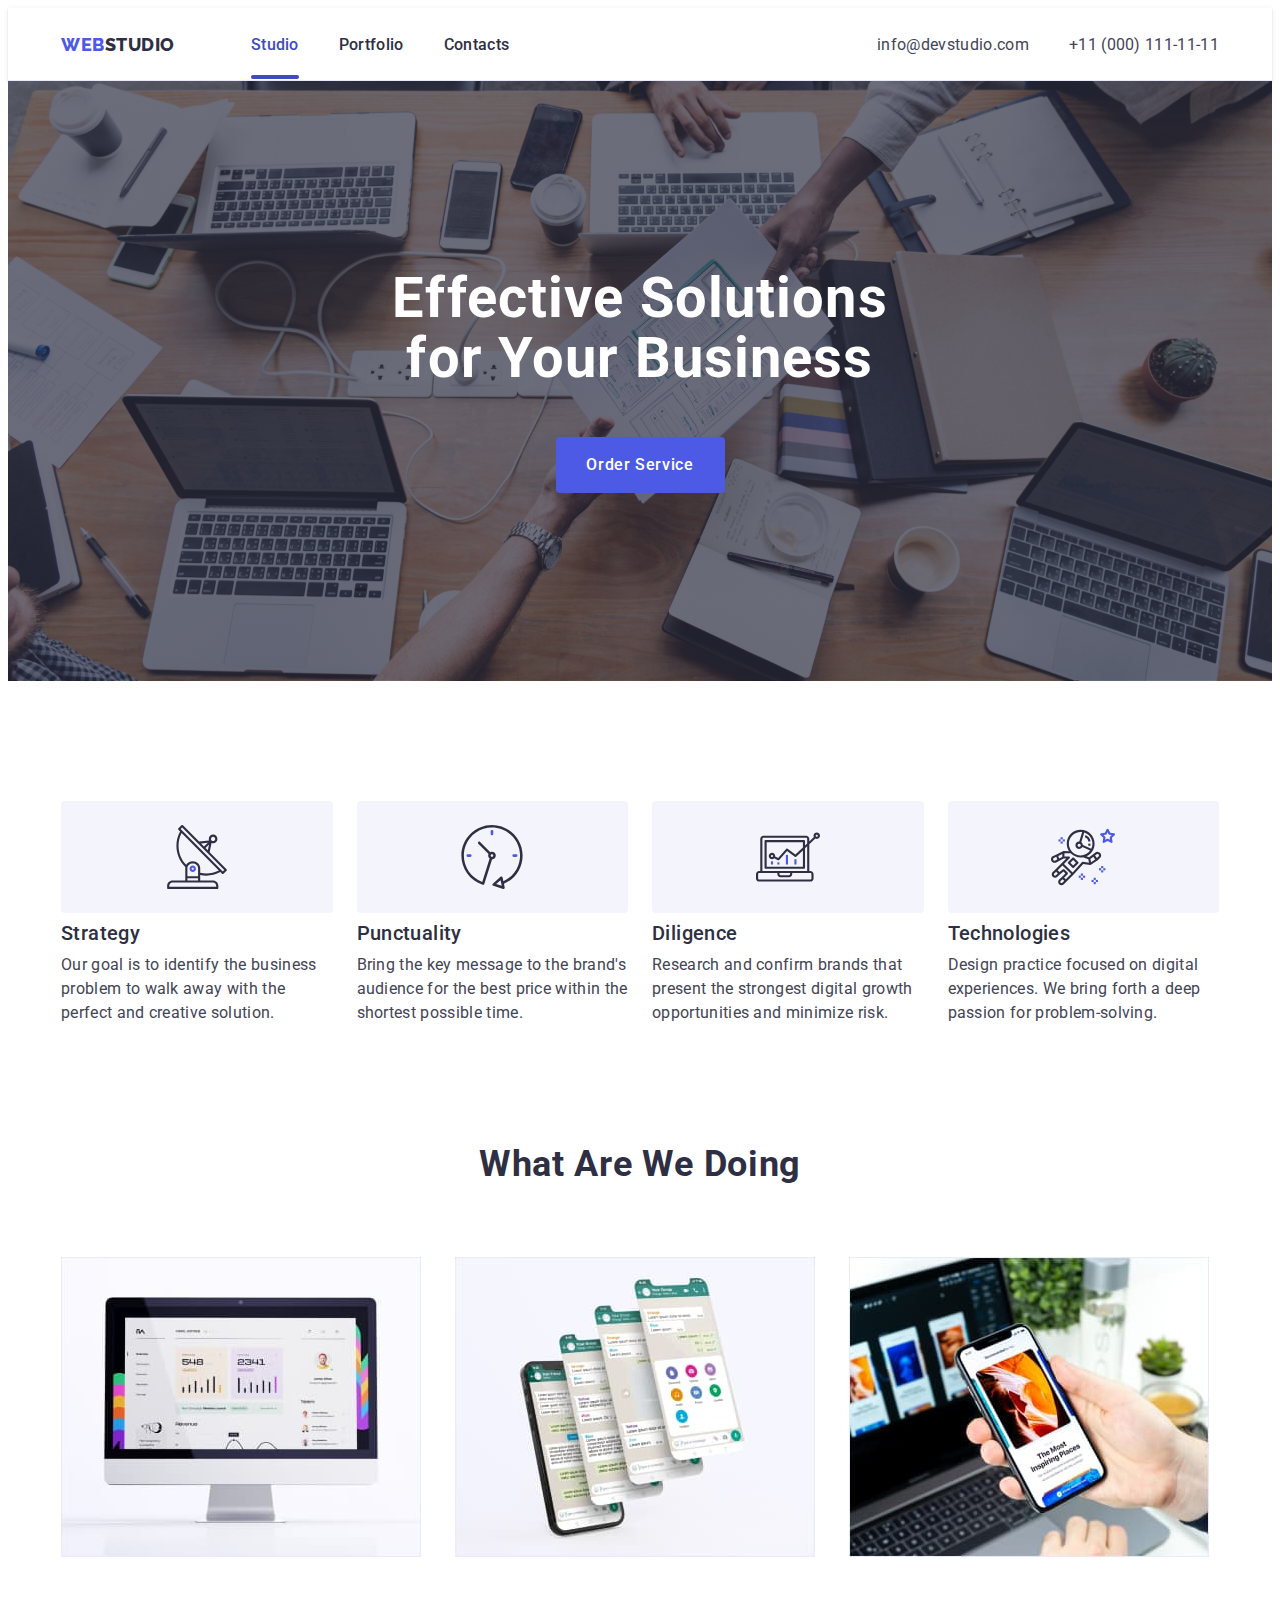
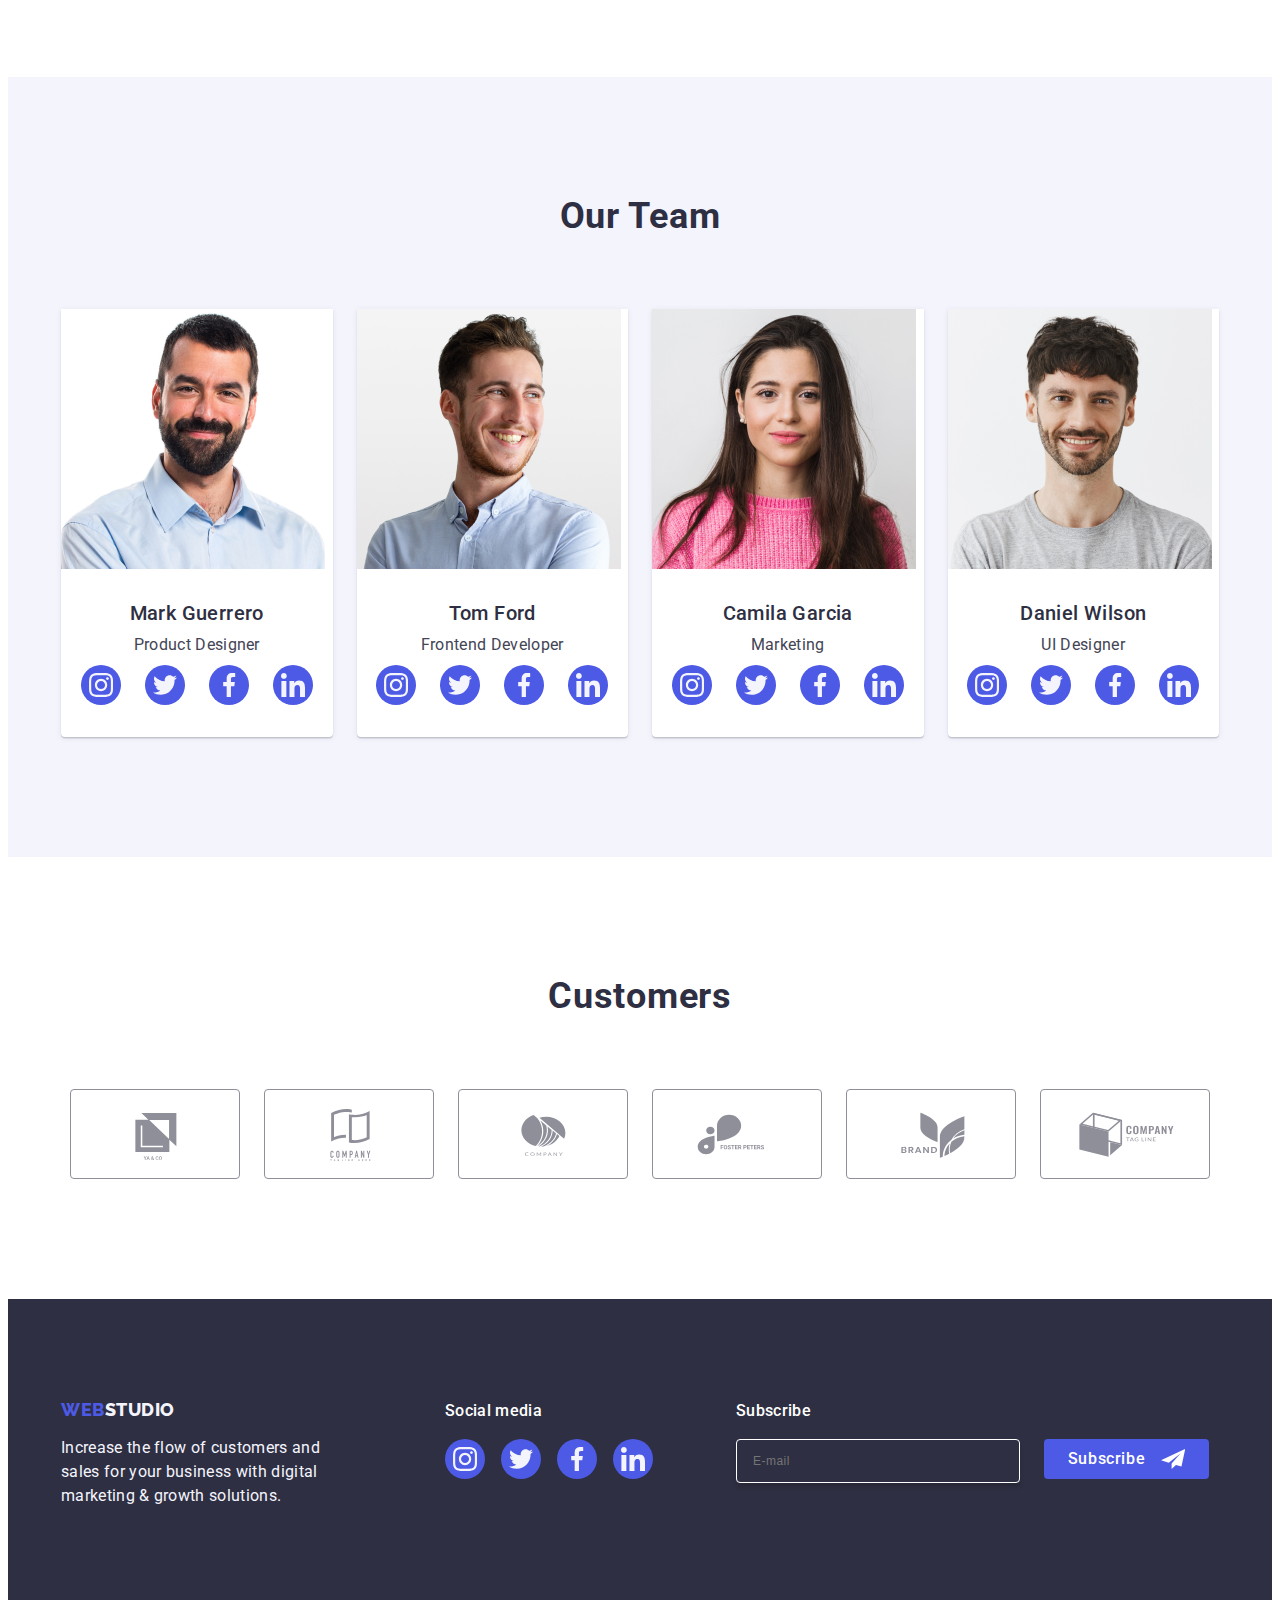
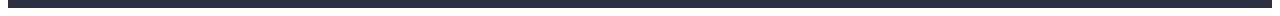
<file: index.html>
<!DOCTYPE html>
<html lang="en">
  <head>
    <!-- External CSS libraries -->
    <link
      rel="stylesheet"
      href="https://cdnjs.cloudflare.com/ajax/libs/modern-normalize/2.0.0/modern-normalize.min.css"
      integrity="sha512-4xo8blKMVCiXpTaLzQSLSw3KFOVPWhm/TRtuPVc4WG6kUgjH6J03IBuG7JZPkcWMxJ5huwaBpOpnwYElP/m6wg=="
      crossorigin="anonymous"
      referrerpolicy="no-referrer"
    />

    <!-- Custom CSS -->
    <link rel="stylesheet" href="./css/styles.css" />

    <!-- Meta information -->
    <meta charset="UTF-8" />
    <meta name="viewport" content="width=device-width, initial-scale=1.0" />
    <title>Main Page</title>

    <!-- Fonts -->
    <link rel="preconnect" href="https://fonts.googleapis.com" />
    <link rel="preconnect" href="https://fonts.gstatic.com" crossorigin />
    <link
      href="https://fonts.googleapis.com/css2?family=Raleway:wght@800&family=Roboto:wght@400;500;700;900&display=swap"
      rel="stylesheet"
    />
  </head>
  <body>
    <!-- Header Section -->
    <header class="header">
      <div class="header-flex container">
        <nav class="nav-link">
          <!-- Logo Section -->
          <a class="link logo" href="./index.html">
            Web<span class="studio-color">Studio</span>
          </a>
          <!-- Navigation Section -->
          <ul class="list nav-list">
            <li class="list-link">
              <a href="./index.html" class="link pages-list-item-link active"
                >Studio</a
              >
            </li>
            <li class="list-link">
              <a href="./portfolio.html" class="link pages-list-item-link"
                >Portfolio</a
              >
            </li>
            <li class="list-link">
              <a href="" class="link pages-list-item-link">Contacts</a>
            </li>
          </ul>
        </nav>
        <!-- Contact Section -->
        <address class="contact-list">
          <ul class="list address-items">
            <li>
              <a href="mailto:info@devstudio.com" class="link address-link"
                >info@devstudio.com</a
              >
            </li>
            <li>
              <a href="tel:+110001111111" class="link address-link"
                >+11 (000) 111-11-11</a
              >
            </li>
          </ul>
        </address>
      </div>
    </header>
    <main>
      <!-- Section 1 -->
      <section class="section-one">
        <div class="container">
          <h1 class="section-title-one">
            Effective Solutions for Your Business
          </h1>
          <button class="section-button" data-modal-open="your-modal-id">
            Order Service
          </button>
        </div>
      </section>
      <!-- Section 2 -->
      <section class="section-two">
        <div class="container">
          <h2 class="visually-hidden">Our principles</h2>
          <ul class="list list-two">
            <li class="list-item">
              <!-- Principle icon -->
              <div class="icon-container">
                <svg width="64" height="64">
                  <use href="./images/icons.svg#icon-antenna-1"></use>
                </svg>
              </div>
              <!-- Principle title and description -->
              <h3 class="list-title">Strategy</h3>
              <p class="list-paragraph">
                Our goal is to identify the business problem to walk away with
                the perfect and creative solution.
              </p>
            </li>
            <li class="list-item">
              <!-- Principle icon -->
              <div class="icon-container">
                <svg width="64" height="64">
                  <use href="./images/icons.svg#icon-clock-1"></use>
                </svg>
              </div>
              <!-- Principle title and description -->
              <h3 class="list-title">Punctuality</h3>
              <p class="list-paragraph">
                Bring the key message to the brand's audience for the best price
                within the shortest possible time.
              </p>
            </li>
            <li class="list-item">
              <!-- Principle icon -->
              <div class="icon-container">
                <svg width="64" height="64">
                  <use href="./images/icons.svg#icon-diagram-1"></use>
                </svg>
              </div>
              <!-- Principle title and description -->
              <h3 class="list-title">Diligence</h3>
              <p class="list-paragraph">
                Research and confirm brands that present the strongest digital
                growth opportunities and minimize risk.
              </p>
            </li>
            <li class="list-item">
              <!-- Principle icon -->
              <div class="icon-container">
                <svg width="64" height="64">
                  <use href="./images/icons.svg#icon-astronaut-1"></use>
                </svg>
              </div>
              <!-- Principle title and description -->
              <h3 class="list-title">Technologies</h3>
              <p class="list-paragraph">
                Design practice focused on digital experiences. We bring forth a
                deep passion for problem-solving.
              </p>
            </li>
          </ul>
        </div>
      </section>
      <!-- Section 3 -->
      <section class="section-three">
        <div class="container">
          <h2 class="section-title-second">What Are We Doing</h2>
          <ul class="list section-three-list">
            <li class="imagine-list">
              <img src="./images/img_1.jpg" alt="img_1" width="360" />
            </li>
            <li class="imagine-list">
              <img src="./images/img_2.jpg" alt="img_2" width="360" />
            </li>
            <li class="imagine-list">
              <img src="./images/img_3.jpg" alt="img_3" width="360" />
            </li>
          </ul>
        </div>
      </section>
      <!-- Section 4 -->
      <section class="section-four">
        <div class="container">
          <h2 class="section-title-second">Our Team</h2>
          <ul class="list section-for-list">
            <li class="section-team-card">
              <!-- Team member image for Mark Guerrero -->
              <img
                src="./images/Mark_Guerrero.jpg"
                alt="Mark_Guerrero"
                width="264"
              />
              <div class="team-container">
                <!-- Team member details for Mark Guerrero -->
                <h3 class="section-title">Mark Guerrero</h3>
                <p class="card-paragraph">Product Designer</p>
                <ul class="list social-links-list">
                  <!-- Social media icons for Mark Guerrero -->
                  <li class="social-links-items">
                    <a class="link social-links" href="">
                      <svg
                        class="social-icons"
                        width="16"
                        height="16"
                        viewBox="0 0 16 16"
                      >
                        <use href="./images/icons.svg#icon-instagram-2"></use>
                      </svg>
                    </a>
                  </li>
                  <li class="social-links-items">
                    <a class="link social-links" href="">
                      <svg
                        class="social-icons"
                        width="16"
                        height="16"
                        viewBox="0 0 16 16"
                      >
                        <use href="./images/icons.svg#icon-twitter-1"></use>
                      </svg>
                    </a>
                  </li>
                  <li class="social-links-items">
                    <a class="link social-links" href="">
                      <svg
                        class="social-icons"
                        width="16"
                        height="16"
                        viewBox="0 0 16 16"
                      >
                        <use href="./images/icons.svg#icon-facebook-1"></use>
                      </svg>
                    </a>
                  </li>
                  <li class="social-links-items">
                    <a class="link social-links" href="">
                      <svg
                        class="social-icons"
                        width="16"
                        height="16"
                        viewBox="0 0 16 16"
                      >
                        <use href="./images/icons.svg#icon-linkedin-1"></use>
                      </svg>
                    </a>
                  </li>
                </ul>
              </div>
            </li>
            <li class="section-team-card">
              <!-- Team member image for Tom Ford -->
              <img src="./images/Tom_Ford.jpg" alt="Tom_Ford" width="264" />
              <div class="team-container">
                <!-- Team member details for Tom Ford -->
                <h3 class="section-title">Tom Ford</h3>
                <p class="card-paragraph">Frontend Developer</p>
                <ul class="list social-links-list">
                  <!-- Social media icons for Tom Ford -->
                  <li class="social-links-items">
                    <a class="link social-links" href="">
                      <svg
                        class="social-icons"
                        width="16"
                        height="16"
                        viewBox="0 0 16 16"
                      >
                        <use href="./images/icons.svg#icon-instagram-2"></use>
                      </svg>
                    </a>
                  </li>
                  <li class="social-links-items">
                    <a class="link social-links" href="">
                      <svg
                        class="social-icons"
                        width="16"
                        height="16"
                        viewBox="0 0 16 16"
                      >
                        <use href="./images/icons.svg#icon-twitter-1"></use>
                      </svg>
                    </a>
                  </li>
                  <li class="social-links-items">
                    <a class="link social-links" href="">
                      <svg
                        class="social-icons"
                        width="16"
                        height="16"
                        viewBox="0 0 16 16"
                      >
                        <use href="./images/icons.svg#icon-facebook-1"></use>
                      </svg>
                    </a>
                  </li>
                  <li class="social-links-items">
                    <a class="link social-links" href="">
                      <svg
                        class="social-icons"
                        width="16"
                        height="16"
                        viewBox="0 0 16 16"
                      >
                        <use href="./images/icons.svg#icon-linkedin-1"></use>
                      </svg>
                    </a>
                  </li>
                </ul>
              </div>
            </li>
            <li class="section-team-card">
              <!-- Team member image for Camila Garcia -->
              <img
                src="./images/Camila_Garcia.jpg"
                alt="Camila_Garcia"
                width="264"
              />
              <div class="team-container">
                <!-- Team member details for Camila Garcia -->
                <h3 class="section-title">Camila Garcia</h3>
                <p class="card-paragraph">Marketing</p>
                <ul class="list social-links-list">
                  <!-- Social media icons for Camila Garcia -->
                  <li class="social-links-items">
                    <a class="link social-links" href="">
                      <svg
                        class="social-icons"
                        width="16"
                        height="16"
                        viewBox="0 0 16 16"
                      >
                        <use href="./images/icons.svg#icon-instagram-2"></use>
                      </svg>
                    </a>
                  </li>
                  <li class="social-links-items">
                    <a class="link social-links" href="">
                      <svg
                        class="social-icons"
                        width="16"
                        height="16"
                        viewBox="0 0 16 16"
                      >
                        <use href="./images/icons.svg#icon-twitter-1"></use>
                      </svg>
                    </a>
                  </li>
                  <li class="social-links-items">
                    <a class="link social-links" href="">
                      <svg
                        class="social-icons"
                        width="16"
                        height="16"
                        viewBox="0 0 16 16"
                      >
                        <use href="./images/icons.svg#icon-facebook-1"></use>
                      </svg>
                    </a>
                  </li>
                  <li class="social-links-items">
                    <a class="link social-links" href="">
                      <svg
                        class="social-icons"
                        width="16"
                        height="16"
                        viewBox="0 0 16 16"
                      >
                        <use href="./images/icons.svg#icon-linkedin-1"></use>
                      </svg>
                    </a>
                  </li>
                </ul>
              </div>
            </li>
            <li class="section-team-card">
              <!-- Team member image for Daniel Wilson -->
              <img
                src="./images/Daniel_Wilson.jpg"
                alt="Daniel_Wilson"
                width="264"
              />
              <div class="team-container">
                <!-- Team member details for Daniel Wilson -->
                <h3 class="section-title">Daniel Wilson</h3>
                <p class="card-paragraph">UI Designer</p>
                <ul class="list social-links-list">
                  <!-- Social media icons for Daniel Wilson -->
                  <li class="social-links-items">
                    <a class="link social-links" href="">
                      <svg
                        class="social-icons"
                        width="16"
                        height="16"
                        viewBox="0 0 16 16"
                      >
                        <use href="./images/icons.svg#icon-instagram-2"></use>
                      </svg>
                    </a>
                  </li>
                  <li class="social-links-items">
                    <a class="link social-links" href="">
                      <svg
                        class="social-icons"
                        width="16"
                        height="16"
                        viewBox="0 0 16 16"
                      >
                        <use href="./images/icons.svg#icon-twitter-1"></use>
                      </svg>
                    </a>
                  </li>
                  <li class="social-links-items">
                    <a class="link social-links" href="">
                      <svg
                        class="social-icons"
                        width="16"
                        height="16"
                        viewBox="0 0 16 16"
                      >
                        <use href="./images/icons.svg#icon-facebook-1"></use>
                      </svg>
                    </a>
                  </li>
                  <li class="social-links-items">
                    <a class="link social-links" href="">
                      <svg
                        class="social-icons"
                        width="16"
                        height="16"
                        viewBox="0 0 16 16"
                      >
                        <use href="./images/icons.svg#icon-linkedin-1"></use>
                      </svg>
                    </a>
                  </li>
                </ul>
              </div>
            </li>
          </ul>
        </div>
      </section>
      <!-- Section 5  -->
      <section class="section-five">
        <div class="container">
          <h2 class="section-five-title">Customers</h2>
          <ul class="list client-list">
            <!-- Client logos -->
            <li class="client-items">
              <a href="" class="link client-links">
                <svg class="client-logo" width="104" height="56">
                  <use href="./images/icons.svg#icon-Logo"></use>
                </svg>
              </a>
            </li>
            <li class="client-items">
              <a href="" class="link client-links">
                <svg class="client-logo" width="104" height="56">
                  <use href="./images/icons.svg#icon-Logo-1"></use>
                </svg>
              </a>
            </li>
            <li class="client-items">
              <a href="" class="link client-links">
                <svg class="client-logo" width="104" height="56">
                  <use href="./images/icons.svg#icon-Logo-2"></use>
                </svg>
              </a>
            </li>
            <li class="client-items">
              <a href="" class="link client-links">
                <svg class="client-logo" width="104" height="56">
                  <use href="./images/icons.svg#icon-Logo-3"></use>
                </svg>
              </a>
            </li>
            <li class="client-items">
              <a href="" class="link client-links">
                <svg class="client-logo" width="104" height="56">
                  <use href="./images/icons.svg#icon-Logo-4"></use>
                </svg>
              </a>
            </li>
            <li class="client-items">
              <a href="" class="link client-links">
                <svg class="client-logo" width="104" height="56">
                  <use href="./images/icons.svg#icon-Logo-5"></use>
                </svg>
              </a>
            </li>
          </ul>
        </div>
      </section>
    </main>
    <!-- Footer Section -->
    <footer class="footer">
      <div class="container footer-flex-container">
        <div class="footer-wrapper">
          <!-- Footer Logo Section -->
          <a class="link logo logo-footer" href="index.html">
            Web<span class="footer-logo-color">Studio</span>
          </a>
          <!-- Footer Paragraph -->
          <p class="footer-paragraph">
            Increase the flow of customers and sales for your business with
            digital marketing & growth solutions.
          </p>
        </div>
        <!-- Social Media Icons -->
        <div class="icons-footer">
          <p class="social-media">Social media</p>
          <ul class="list footer-social-link-list">
            <!-- Social Media Links -->
            <li class="social-links-items">
              <a class="link social-links-footer" href="">
                <svg class="social-icons" width="24" height="24">
                  <use href="./images/icons.svg#icon-instagram-2"></use>
                </svg>
              </a>
            </li>
            <!-- Social Media Links -->
            <li class="social-links-items">
              <a class="link social-links-footer" href="">
                <svg class="social-icons" width="24" height="24">
                  <use href="./images/icons.svg#icon-twitter-1"></use>
                </svg>
              </a>
            </li>
            <!-- Social Media Links -->
            <li class="social-links-items">
              <a class="link social-links-footer" href="">
                <svg class="social-icons" width="24" height="24">
                  <use href="./images/icons.svg#icon-facebook-1"></use>
                </svg>
              </a>
            </li>
            <!-- Social Media Links -->
            <li class="social-links-items">
              <a class="link social-links-footer" href="">
                <svg class="social-icons" width="24" height="24">
                  <use href="./images/icons.svg#icon-linkedin-1"></use>
                </svg>
              </a>
            </li>
          </ul>
        </div>
        <!-- Footer Form -->
        <div class="footer-form">
          <p class="subscribe-text">Subscribe</p>
          <form class="form-container">
            <label class="form-label">
              <input
                class="form-input"
                type="email"
                name="email"
                placeholder="E-mail"
              />
            </label>
            <button class="subscribe-button" type="submit">
              Subscribe
              <svg class="subscribe-icon" width="24" height="24">
                <use href="./images/icons.svg#icon-form"></use>
              </svg>
            </button>
          </form>
        </div>
      </div>
    </footer>
    <!-- Modal Window -->
    <div class="backdrop is-hidden" data-modal>
      <div class="modal">
        <button class="modal-btn" type="button" data-modal-close>
          <svg class="modal-icon-btn" width="8" height="8">
            <use href="./images/icons.svg#icon-close"></use>
          </svg>
        </button>
        <p class="subtitle-form">
          Leave your contacts and we will call you back
        </p>
        <form class="order-form">
          <div class="box-form">
            <label for="user-name" class="label-form">Name</label>
            <div class="wraper-form">
              <input
                id="user-name"
                type="text"
                class="input-form"
                name="user-name"
                required
              />
              <svg class="svg-form" width="18" height="24">
                <use href="./images/icons.svg#icon-person"></use>
              </svg>
            </div>
          </div>
          <div class="box-form">
            <label for="contact_tel" class="label-form">Phone</label>
            <div class="wraper-form">
              <input
                id="contact_tel"
                type="tel"
                class="input-form"
                name="contact_tel"
                required
              />
              <svg class="svg-form" width="18" height="24">
                <use href="./images/icons.svg#icon-phone"></use>
              </svg>
            </div>
          </div>
          <div class="box-form">
            <label for="email" class="label-form">Email</label>
            <div class="wraper-form">
              <input id="email" type="email" class="input-form" name="email" />
              <svg class="svg-form" width="18" height="24">
                <use href="./images/icons.svg#icon-email"></use>
              </svg>
            </div>
          </div>
          <div class="wraper-form-label-comment">
            <label for="user-comment" class="label-form"> Comment</label>
            <textarea
              id="user-comment"
              name="user-comment"
              class="feedback-form"
              placeholder="Text input"
            ></textarea>
          </div>
          <div class="checkbox-box">
            <input
              id="user-privacy"
              type="checkbox"
              class="checkbox-form visually-hidden"
              name="user-privacy"
              value="true"
            />
            <label for="user-privacy" class="checkbox-box-label">
              <span class="privat-pol">
                <svg class="checkbox-icon" width="10" height="8">
                  <use href="./images/icons.svg#icon-click"></use>
                </svg>
              </span>
              I accept the terms and conditions of the
              <a href="" class="privacy-policy">Privacy Policy</a>
            </label>
          </div>
          <button type="submit" class="send-btn">Send</button>
        </form>
      </div>
    </div>
    <!-- JavaScript -->
    <script src="./js/modal.js"></script>
  </body>
</html>
</file>
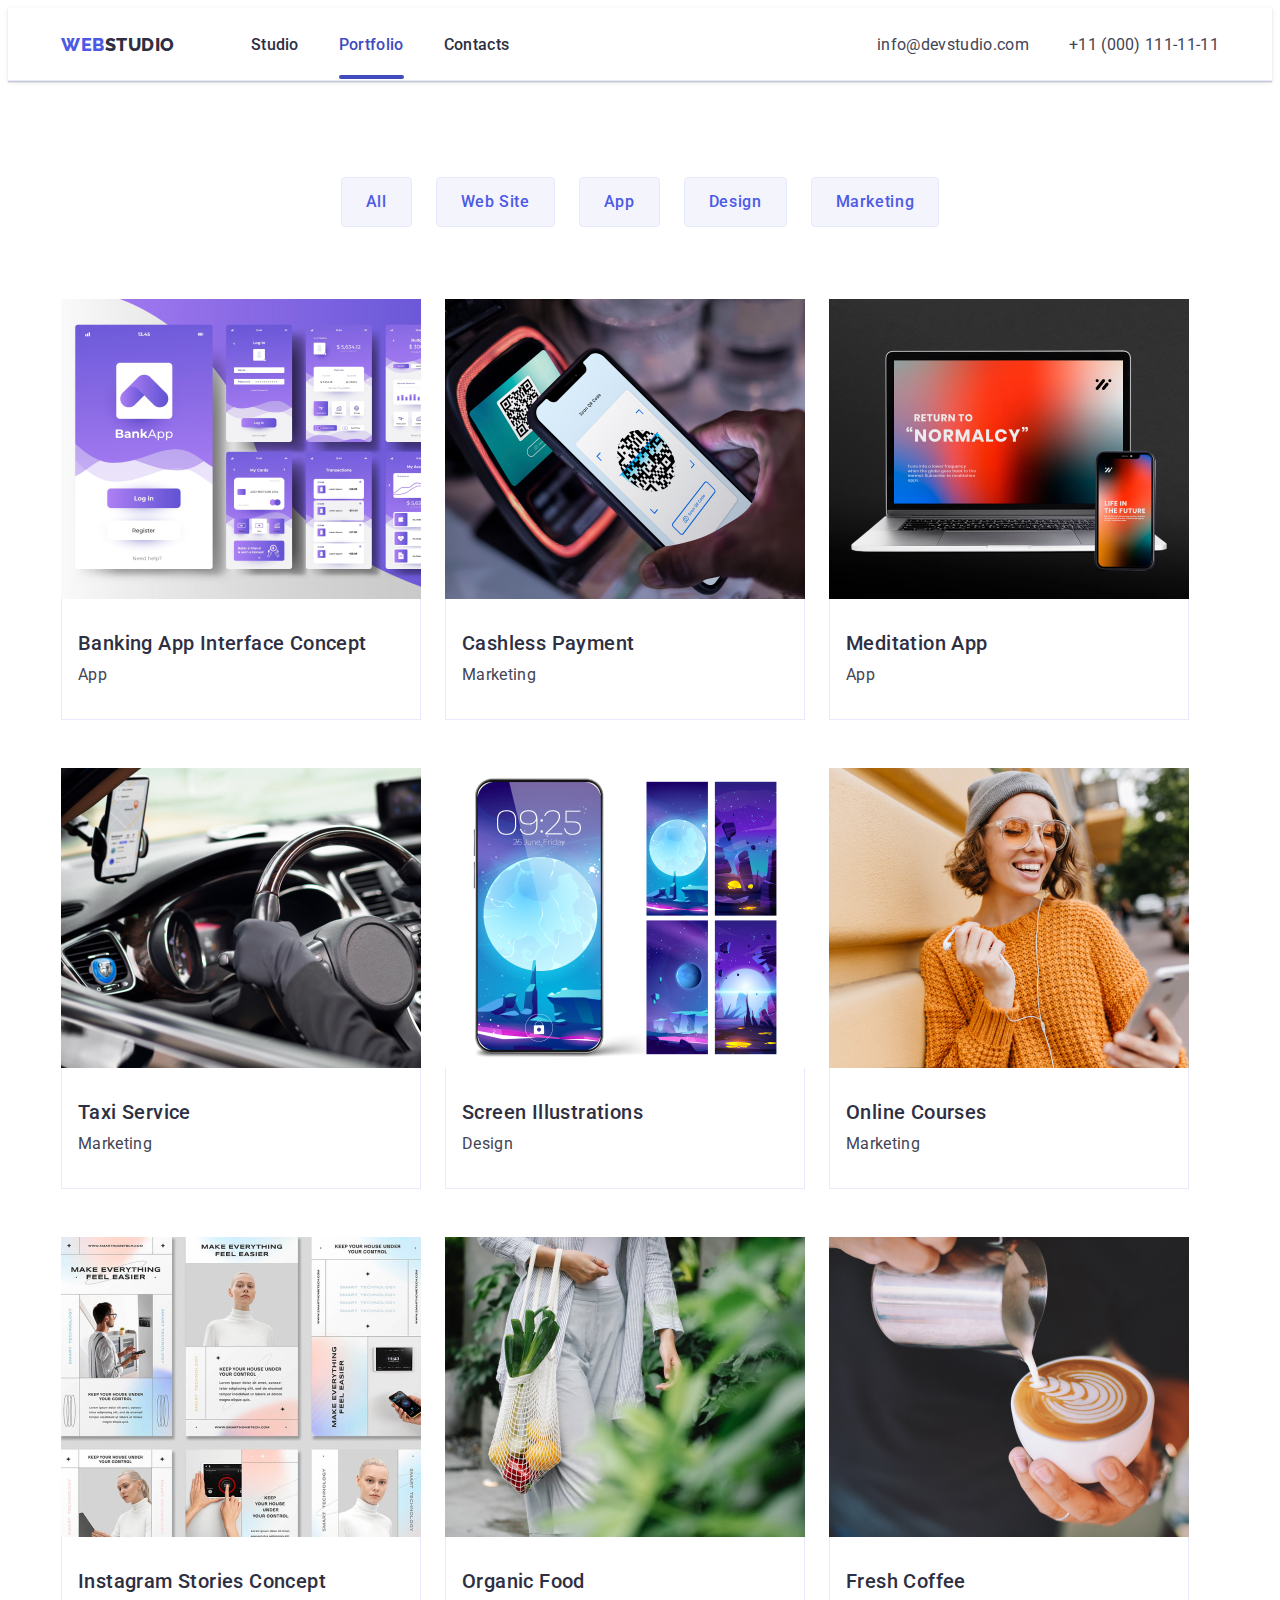
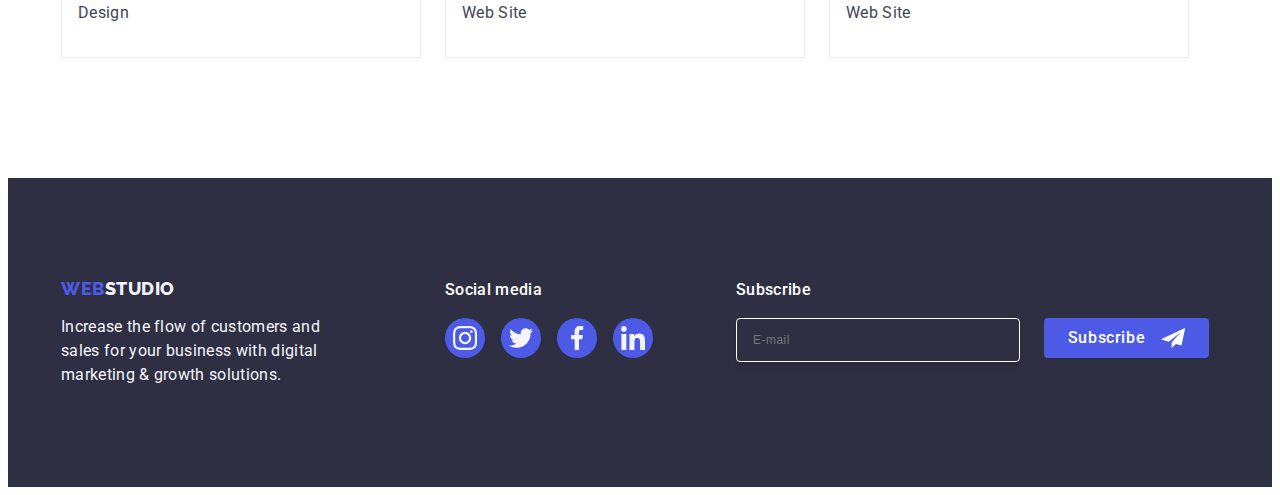
<file: portfolio.html>
<!DOCTYPE html>
<html lang="en">
  <head>
    <!-- External CSS libraries -->
    <link
      rel="stylesheet"
      href="https://cdnjs.cloudflare.com/ajax/libs/modern-normalize/2.0.0/modern-normalize.min.css"
      integrity="sha512-4xo8blKMVCiXpTaLzQSLSw3KFOVPWhm/TRtuPVc4WG6kUgjH6J03IBuG7JZPkcWMxJ5huwaBpOpnwYElP/m6wg=="
      crossorigin="anonymous"
      referrerpolicy="no-referrer"
    />

    <!-- Custom CSS -->
    <link rel="stylesheet" href="./css/styles.css" />

    <!-- Meta information -->
    <meta charset="UTF-8" />
    <meta name="viewport" content="width=device-width, initial-scale=1.0" />
    <title>Portfolio</title>

    <!-- Fonts -->
    <link rel="preconnect" href="https://fonts.googleapis.com" />
    <link rel="preconnect" href="https://fonts.gstatic.com" crossorigin />
    <link
      href="https://fonts.googleapis.com/css2?family=Raleway:wght@800&family=Roboto:wght@400;500;700;900&display=swap"
      rel="stylesheet"
    />
  </head>
  <body>
    <!-- Header Section -->
    <header class="header">
      <div class="header-flex container">
        <nav class="nav-link">
          <!-- Logo Section -->
          <a class="link logo" href="./index.html">
            Web<span class="studio-color">Studio</span>
          </a>
          <!-- Navigation Section -->
          <ul class="list nav-list">
            <li class="list-link">
              <a href="./index.html" class="link pages-list-item-link"
                >Studio</a
              >
            </li>
            <li class="list-link">
              <a
                href="./portfolio.html"
                class="link pages-list-item-link active"
                >Portfolio</a
              >
            </li>
            <li class="list-link">
              <a href="" class="link pages-list-item-link">Contacts</a>
            </li>
          </ul>
        </nav>
        <!-- Contact Section -->
        <address class="contact-list">
          <ul class="list address-items">
            <li>
              <a href="mailto:info@devstudio.com" class="link address-link"
                >info@devstudio.com</a
              >
            </li>
            <li>
              <a href="tel:+110001111111" class="link address-link"
                >+11 (000) 111-11-11</a
              >
            </li>
          </ul>
        </address>
      </div>
    </header>
    <main class="portfolio-main">
      <!-- Filters Section -->
      <section class="filters">
        <div class="container">
          <h1 class="visually-hidden">Filters</h1>
          <ul class="list filter-list">
            <!-- Filter Buttons -->
            <li>
              <button class="portfolio-btn-item filters-button" type="button">
                All
              </button>
            </li>
            <li>
              <button class="portfolio-btn-item filters-button" type="button">
                Web Site
              </button>
            </li>
            <li>
              <button class="portfolio-btn-item filters-button" type="button">
                App
              </button>
            </li>
            <li>
              <button class="portfolio-btn-item filters-button" type="button">
                Design
              </button>
            </li>
            <li>
              <button class="portfolio-btn-item filters-button" type="button">
                Marketing
              </button>
            </li>
          </ul>
          <!-- Imagine sections -->
          <ul class="list card-list">
            <!-- Card Information -->
            <li class="card-items">
              <a class="link link-footer" href>
                <div class="imagine-container">
                  <img
                    src="./images/banking.jpg"
                    alt="Banking App Interface Concept"
                    width="360"
                  />
                  <p class="overlay-text">
                    - 14 Stylish and User-Friendly App Design Concepts · Task
                    Manager App · Calorie Tracker App · Exotic Fruit Ecommerce
                    App · Cloud Storage App
                  </p>
                </div>
                <div class="card-wrapper">
                  <h2 class="section-principles-title">
                    Banking App Interface Concept
                  </h2>
                  <p class="cadr-text">App</p>
                </div>
              </a>
            </li>
            <!-- Card Information -->
            <li class="card-items">
              <a class="link link-footer" href>
                <div class="imagine-container">
                  <img
                    src="./images/cashless.jpg"
                    alt="Cashless Payment"
                    width="360"
                  />
                  <p class="overlay-text">
                    - 14 Stylish and User-Friendly App Design Concepts · Task
                    Manager App · Calorie Tracker App · Exotic Fruit Ecommerce
                    App · Cloud Storage App
                  </p>
                </div>
                <div class="card-wrapper">
                  <h2 class="section-principles-title">Cashless Payment</h2>
                  <p class="cadr-text">Marketing</p>
                </div>
              </a>
            </li>
            <!-- Card Information -->
            <li class="card-items">
              <a class="link link-footer" href>
                <div class="imagine-container">
                  <img
                    src="./images/meditation.jpg"
                    alt="Meditation App"
                    width="360"
                  />
                  <p class="overlay-text">
                    - 14 Stylish and User-Friendly App Design Concepts · Task
                    Manager App · Calorie Tracker App · Exotic Fruit Ecommerce
                    App · Cloud Storage App
                  </p>
                </div>
                <div class="card-wrapper">
                  <h2 class="section-principles-title">Meditation App</h2>
                  <p class="cadr-text">App</p>
                </div>
              </a>
            </li>
            <!-- Card Information -->
            <li class="card-items">
              <a class="link link-footer" href>
                <div class="imagine-container">
                  <img src="./images/taxi.jpg" alt="Taxi Service" width="360" />
                  <p class="overlay-text">
                    - 14 Stylish and User-Friendly App Design Concepts · Task
                    Manager App · Calorie Tracker App · Exotic Fruit Ecommerce
                    App · Cloud Storage App
                  </p>
                </div>
                <div class="card-wrapper">
                  <h2 class="section-principles-title">Taxi Service</h2>
                  <p class="cadr-text">Marketing</p>
                </div>
              </a>
            </li>
            <!-- Card Information -->
            <li class="card-items">
              <a class="link link-footer" href>
                <div class="imagine-container">
                  <img
                    src="./images/screen.jpg"
                    alt="Screen Illustrations"
                    width="360"
                  />
                  <p class="overlay-text">
                    - 14 Stylish and User-Friendly App Design Concepts · Task
                    Manager App · Calorie Tracker App · Exotic Fruit Ecommerce
                    App · Cloud Storage App
                  </p>
                </div>
                <div class="card-wrapper">
                  <h2 class="section-principles-title">Screen Illustrations</h2>
                  <p class="cadr-text">Design</p>
                </div>
              </a>
            </li>
            <!-- Card Information -->
            <li class="card-items">
              <a class="link link-footer" href>
                <div class="imagine-container">
                  <img
                    src="./images/online.jpg"
                    alt="Online Courses"
                    width="360"
                  />
                  <p class="overlay-text">
                    - 14 Stylish and User-Friendly App Design Concepts · Task
                    Manager App · Calorie Tracker App · Exotic Fruit Ecommerce
                    App · Cloud Storage App
                  </p>
                </div>
                <div class="card-wrapper">
                  <h2 class="section-principles-title">Online Courses</h2>
                  <p class="cadr-text">Marketing</p>
                </div>
              </a>
            </li>
            <!-- Card Information -->
            <li class="card-items">
              <a class="link link-footer" href>
                <div class="imagine-container">
                  <img
                    src="./images/instagram.jpg"
                    alt="Instagram Stories Concept"
                    width="360"
                  />
                  <p class="overlay-text">
                    - 14 Stylish and User-Friendly App Design Concepts · Task
                    Manager App · Calorie Tracker App · Exotic Fruit Ecommerce
                    App · Cloud Storage App
                  </p>
                </div>
                <div class="card-wrapper">
                  <h2 class="section-principles-title">
                    Instagram Stories Concept
                  </h2>
                  <p class="cadr-text">Design</p>
                </div>
              </a>
            </li>
            <!-- Card Information -->
            <li class="card-items">
              <a class="link link-footer" href>
                <div class="imagine-container">
                  <img
                    src="./images/organic.jpg"
                    alt="Organic Food"
                    width="360"
                  />
                  <p class="overlay-text">
                    - 14 Stylish and User-Friendly App Design Concepts · Task
                    Manager App · Calorie Tracker App · Exotic Fruit Ecommerce
                    App · Cloud Storage App
                  </p>
                </div>
                <div class="card-wrapper">
                  <h2 class="section-principles-title">Organic Food</h2>
                  <p class="cadr-text">Web Site</p>
                </div>
              </a>
            </li>
            <!-- Card Information -->
            <li class="card-items">
              <a class="link link-footer" href>
                <div class="imagine-container">
                  <img
                    src="./images/fresh.jpg"
                    alt="Fresh Coffee"
                    width="360"
                  />
                  <p class="overlay-text">
                    - 14 Stylish and User-Friendly App Design Concepts · Task
                    Manager App · Calorie Tracker App · Exotic Fruit Ecommerce
                    App · Cloud Storage App
                  </p>
                </div>
                <div class="card-wrapper">
                  <h2 class="section-principles-title">Fresh Coffee</h2>
                  <p class="cadr-text">Web Site</p>
                </div>
              </a>
            </li>
          </ul>
        </div>
      </section>
    </main>
    <!-- Footer Section -->
    <footer class="footer">
      <div class="container footer-flex-container">
        <div class="footer-wrapper">
          <!-- Footer Logo Section -->
          <a class="link logo logo-footer" href="index.html">
            Web<span class="footer-logo-color">Studio</span>
          </a>
          <!-- Footer Paragraph -->
          <p class="footer-paragraph">
            Increase the flow of customers and sales for your business with
            digital marketing & growth solutions.
          </p>
        </div>
        <!-- Social Media Icons -->
        <div class="icons-footer">
          <p class="social-media">Social media</p>
          <ul class="list footer-social-link-list">
            <!-- Social Media Links -->
            <li class="social-links-items">
              <a class="link social-links-footer" href="">
                <svg class="social-icons" width="24" height="24">
                  <use href="./images/icons.svg#icon-instagram-2"></use>
                </svg>
              </a>
            </li>
            <!-- Social Media Links -->
            <li class="social-links-items">
              <a class="link social-links-footer" href="">
                <svg class="social-icons" width="24" height="24">
                  <use href="./images/icons.svg#icon-twitter-1"></use>
                </svg>
              </a>
            </li>
            <!-- Social Media Links -->
            <li class="social-links-items">
              <a class="link social-links-footer" href="">
                <svg class="social-icons" width="24" height="24">
                  <use href="./images/icons.svg#icon-facebook-1"></use>
                </svg>
              </a>
            </li>
            <!-- Social Media Links -->
            <li class="social-links-items">
              <a class="link social-links-footer" href="">
                <svg class="social-icons" width="24" height="24">
                  <use href="./images/icons.svg#icon-linkedin-1"></use>
                </svg>
              </a>
            </li>
          </ul>
        </div>
        <!-- Footer Form -->
        <div class="footer-form">
          <p class="subscribe-text">Subscribe</p>
          <form class="form-container">
            <label class="form-label">
              <input
                class="form-input"
                type="email"
                name="email"
                placeholder="E-mail"
              />
            </label>
            <button class="subscribe-button" type="submit">
              Subscribe
              <svg class="subscribe-icon" width="24" height="24">
                <use href="./images/icons.svg#icon-form"></use>
              </svg>
            </button>
          </form>
        </div>
      </div>
    </footer>
    <!-- JavaScript -->
    <script src="./js/modal.js"></script>
  </body>
</html>
</file>
<file: css/styles.css>
/* Head */

:root {
  --iris: #4d5ae5;
  --ocean: #404bbf;
  --navy-blue: #2e2f42;
  --green: #31d0aa;
  --slate: #434455;
  --light-slate: #8e8f99;
  --cornflower: #e7e9fc;
  --cloud: #f4f4fd;
  --navy-blue-modal: #2e2f42;
  --grey: #2e2f42;
  --white: #ffffff;
  --diary: #fcfcfc;
  --primaty-font: "Roboto", sans-serif;
  --title-font: "Raleway", sans-serif;
  --transition: 250ms cubic-bezier(0.4, 0, 0.2, 1);
  --indent: 24px;
  --items: 4;
}

/* Body Styles */

body {
  font-family: var(--primaty-font);
  color: var(--slate);
  background-color: var(--white);
}

/* Reset some default styles */

ul,
ol {
  margin-top: 0;
  margin-bottom: 0;
  padding-left: 0;
}

.list {
  list-style: none;
}

img {
  display: block;
}

.container {
  width: 1158px;
  margin: 0 auto;
  padding: 0 15px;
}

.link {
  text-decoration: none;
}

h1,
h2,
h3,
h4,
h5,
h6,
p {
  margin: 0;
}

/* Header Styles */

.header {
  border-bottom: 1px solid var(--cornflower);
  height: 72px;
  box-shadow: 0px 2px 1px rgba(46, 47, 66, 0.08),
    0px 1px 1px rgba(46, 47, 66, 0.16), 0px 1px 6px rgba(46, 47, 66, 0.08);
}

.menu {
  display: flex;
  gap: 40px;
}

.logo {
  display: flex;
  margin-right: 76px;
  color: var(--iris);
  font-family: Raleway, sans-serif;
  font-size: 18px;
  font-weight: 800;
  line-height: 1.17;
  letter-spacing: 0.03em;
  text-transform: uppercase;
}

.logo-text {
  color: var(--iris);
}

.studio-color {
  color: var(--grey);
}

.nav-link {
  font-weight: 500;
  font-size: 16px;
  line-height: 1.5;
  letter-spacing: 0.02em;
  display: flex;
  align-items: center;
}

.nav-list {
  display: flex;
  gap: 40px;
  font-size: 16px;
  line-height: 1.5;
  letter-spacing: 0.02em;
  color: var(--navy-blue);
  font-weight: 500;
}

.header-flex {
  display: flex;
  justify-content: space-between;
}

/* Styles for Header */

.pages-list-item-link.active {
  color: var(--ocean);
}

.pages-list-item-link.active::after {
  width: 100%;
  color: var(--ocean);
}

.list-link {
  line-height: 1.5;
  letter-spacing: 0.02em;
}

.list-link:hover,
.list-link:focus {
  color: var(--ocean);
}

.list-link:last-child {
  margin-right: 0;
}

.pages-list-item-link {
  font-weight: 500;
  font-size: 16px;
  line-height: 1.5;
  letter-spacing: 0.02em;
  color: var(--grey);
  padding: 24px 0;
  position: relative;
  transition: color var(--transition);
}

.pages-list-item-link::after {
  content: "";
  position: absolute;
  left: 0;
  bottom: -1px;
  height: 4px;
  background-color: var(--ocean);
  border-radius: 2px;
  width: 0;
}

.pages-list-item-link:hover,
.pages-list-item-link:focus {
  color: var(--ocean);
  transition: color var(--transition);
}

/* Address Styles */

address {
  font-style: normal;
}

.address-items {
  display: flex;
  gap: 40px;
}

.address-link {
  color: var(--slate);
  line-height: 1.5;
  letter-spacing: 0.02em;
  position: relative;
  transition: color var(--transition);
}

.list-information:hover,
.list-information:focus {
  color: var(--ocean);
}

.contact-list {
  font-family: "Roboto";
  font-size: 16px;
  font-style: normal;
  font-weight: 400;
  letter-spacing: 0.32px;
  padding: 25px 0 25px 0;
}

.address-link:hover,
.address-link:focus {
  color: var(--ocean);
}

/* Section 1 Styles */
.section-one {
  background-image: linear-gradient(
      rgba(46, 47, 66, 0.7),
      rgba(46, 47, 66, 0.7)
    ),
    url(../images/ofiice-picture.jpg);
  background-repeat: no-repeat;
  background-position: center;
  background-size: cover;
  padding: 188px 0;
  color: var(--white);
  max-width: 1440px;
  margin: 0 auto;
}

.section-title-one {
  font-size: 56px;
  line-height: 1.07;
  text-align: center;
  letter-spacing: 0.02em;
  color: var(--white);
  max-width: 496px;
  margin: 0 auto;
  margin-bottom: 48px;
}

.section-button {
  background-color: var(--iris);
  font-family: var(--primaty-font);
  font-weight: 500;
  font-size: 16px;
  line-height: 1.5;
  letter-spacing: 0.04em;
  color: var(--white);
  display: block;
  min-width: 169px;
  height: 56px;
  border: none;
  border-radius: 4px;
  cursor: pointer;
  margin: 0 auto;
  transition: background-color var(--transition);
}

.section-button:hover,
.section-button:focus {
  background-color: var(--ocean);
}

/* Section 2 Styles */

.section-two {
  padding: 120px 0;
}

.list-two {
  display: flex;
  gap: 24px;
}

.list-two:last-child {
  margin-right: 0;
}

.list-item {
  width: calc((100% - 72px) / 4);
}

.list-title {
  font-weight: 500;
  font-size: 20px;
  line-height: 1.2;
  letter-spacing: 0.02em;
  color: var(--navy-blue);
  margin-bottom: 8px;
}

.list-paragraph {
  font-size: 16px;
  line-height: 1.5;
  letter-spacing: 0.02em;
  color: var(--slate);
}

.two-items {
  max-width: 264px;
}

.visually-hidden {
  position: absolute;
  width: 1px;
  height: 1px;
  margin: -1px;
  border: 0;
  padding: 0;
  white-space: nowrap;
  clip-path: inset(100%);
  clip: rect(0 0 0 0);
  overflow: hidden;
}

/* Icons svg Styles */

.icon-container {
  display: flex;
  align-items: center;
  justify-content: center;
  height: 112px;
  background-color: var(--cloud);
  border-radius: 4px;
  margin-bottom: 8px;
}

.icon {
  width: 64px;
  height: 64px;
}

/* Section 3 Styles */

.section-title-second {
  text-align: center;
  font-size: 36px;
  line-height: 1.11;
  letter-spacing: 0.02em;
  text-transform: capitalize;
  color: var(--grey);
  margin-bottom: 72px;
}

.section-three {
  padding-bottom: 120px;
}

.section-three-list {
  display: flex;
  gap: 24px;
}

.imagine-list {
  flex-basis: calc((100% - 48px) / 3);
}

.section-team-card {
  background-color: var(--white);
}

/* Section 4 Styles */

.section-title {
  font-weight: 500;
  font-size: 20px;
  line-height: 1.2;
  letter-spacing: 0.02em;
  color: var(--grey);
  margin-bottom: 8px;
  text-align: center;
}

.section-four {
  background-color: var(--cloud);
  padding-top: 120px;
  padding-bottom: 120px;
}

.section-for-list {
  display: flex;
  gap: 24px;
}

.section-team-card {
  background-color: var(--white);
  box-shadow: 0px 2px 1px 0px rgba(46, 47, 66, 0.08),
    0px 1px 1px 0px rgba(46, 47, 66, 0.16),
    0px 1px 6px 0px rgba(46, 47, 66, 0.08);
  border-radius: 0px 0px 4px 4px;
}

.card-paragraph {
  font-size: 16px;
  line-height: 1.5;
  letter-spacing: 0.02em;
  color: var(--slate);
  text-align: center;
  margin-bottom: 8px;
}

.team-container {
  padding: 32px 0;
}

.section-team-card:first-child {
  width: calc((100% - 72px) / 4);
  border-radius: 0px 0px 4px 4px;
}

.section-team-card:nth-child(2),
.section-team-card:nth-child(3),
.section-team-card:nth-child(4) {
  width: calc((100% - 72px) / 4);
}

.list-item-container {
  padding: 32px 0;
}

.list-item-container h3,
.list-item-container p {
  text-align: center;
}

.social-icons {
  fill: var(--cloud);
}

.social-links-list {
  display: flex;
  justify-content: center;
  gap: 24px;
}

.link.social-links {
  display: flex;
  width: 40px;
  height: 40px;
  border-radius: 50%;
  background-color: var(--iris);
  align-items: center;
  justify-content: center;
  transition: background-color var(--transition);
}

.link.social-links:hover,
.link.social-links:focus {
  background-color: var(--ocean);
}

/* Section 5 Styles */

.section-five {
  padding: 120px 0;
}

.section-five-title {
  color: var(--navy-blue);
  text-align: center;
  font-size: 36px;
  line-height: 1.11;
  letter-spacing: 0.72px;
  text-transform: capitalize;
  margin-bottom: 72px;
}

.client-list {
  display: flex;
  justify-content: center;
  align-items: center;
  gap: 24px;
  color: var(--light-slate);
}

.client-logo {
  fill: currentColor;
}

.client-logo:hover,
.client-logo:focus {
  color: var(--ocean);
  border-color: var(--ocean);
}

.client-links {
  display: flex;
  justify-content: center;
  align-items: center;
  width: 168px;
  height: 88px;
  flex-shrink: 0;
  border-radius: 4px;
  border: 1px solid var(--light-slate);
  color: var(--light-slate);
  transition: color var(--transition), border-color var(--transition);
}

.client-links:hover,
.client-links:focus {
  color: var(--ocean);
  border-color: var(--ocean);
}

/* Footer Styles */

.footer {
  background-color: var(--grey);
  padding: 100px 0;
}

.footer-flex-container {
  display: flex;
  align-items: baseline;
}

.footer-wrapper {
  display: block;
  margin-right: 120px;
}

.footer-logo-color {
  color: var(--cloud);
}

.logo-footer {
  display: inline-block;
  margin-bottom: 16px;
  margin-right: 0px;
}

.footer-paragraph {
  line-height: 1.5;
  letter-spacing: 0.02em;
  color: var(--cloud);
  width: 264px;
}

.icons-footer {
  display: flex;
  flex-direction: column;
  align-items: baseline;
  margin-right: 83px;
}

.social-icons {
  width: 24px;
  height: 24px;
}

.social-media {
  color: var(--white);
  font-weight: 500;
  font-size: 16px;
  line-height: 1.5;
  letter-spacing: 0.02em;
  margin-bottom: 16px;
}

.footer-social-link-list {
  display: flex;
  gap: 16px;
}

.link.social-links-footer {
  display: flex;
  width: 40px;
  height: 40px;
  border-radius: 50%;
  background-color: var(--iris);
  align-items: center;
  justify-content: center;
  transition: background-color var(--transition);
}

.link.social-links-footer:hover,
.link.social-links-footer:focus {
  background-color: var(--green);
}

.social-links-items {
  width: 40px;
  height: 40px;
}

/* Footer Form Styles */

.subscribe-text {
  margin-bottom: 16px;
  font-weight: 500;
  font-size: 16px;
  line-height: 1.5;
  letter-spacing: 0.02em;
  color: #ffffff;
}

.form-container {
  display: flex;
  gap: 24px;
}

.form-label {
  display: flex;
  flex-direction: column;
  gap: 24px;
}

.form-input {
  width: 264px;
  height: 40px;
  border: 1px solid #ffffff;
  background-color: transparent;
  font-size: 12px;
  line-height: 1.5;
  letter-spacing: 0.04em;
  padding-left: 16px;
  box-shadow: 0px 4px 4px 0px rgba(0, 0, 0, 0.15);
  border-radius: 4px;
  color: #ffffff;
}

.subscribe-button {
  min-width: 165px;
  height: 40px;
  display: flex;
  justify-content: center;
  align-items: center;
  font-family: "Roboto", sans-serif;
  font-size: 16px;
  font-weight: 500;
  line-height: 1.5;
  letter-spacing: 0.04em;
  color: #ffffff;
  cursor: pointer;
  background-color: #4d5ae5;
  border: none;
  border-radius: 4px;
  transition: background-color var(--transition);
}

.subscribe-button:hover,
.subscribe-button:focus {
  background-color: var(--ocean);
}

.subscribe-icon {
  margin-left: 16px;
}

/* Modal Window Styles */

.backdrop {
  position: fixed;
  top: 0;
  left: 0;
  width: 100%;
  height: 100%;
  background-color: rgba(46, 47, 66, 0.4);
  transition: opacity var(--transition), visibility var(--transition);
}

.backdrop.is-hidden {
  opacity: 0;
  pointer-events: none;
  visibility: hidden;
}

.modal {
  position: absolute;
  top: 50%;
  left: 50%;
  transform: translateX(-50%) translateY(-50%);
  opacity: 1;
  transition: transform var(--transition);
  width: 408px;
  min-height: 584px;
  border-radius: 4px;
  background: var(--diary);
  box-shadow: 0px 2px 1px 0px rgba(0, 0, 0, 0.2),
    0px 1px 3px 0px rgba(0, 0, 0, 0.12), 0px 1px 1px 0px rgba(0, 0, 0, 0.14);
  padding: 72px 24px 24px 24px;
}

.backdrop.is-hidden .modal {
  transform: translateX(-50%) translateY(-70%);
  opacity: 0;
}

.modal-btn {
  position: absolute;
  top: 24px;
  right: 24px;
  display: flex;
  align-items: center;
  justify-content: center;
  fill: var(--navy-blue);
  border-radius: 50%;
  border: 1px solid rgba(0, 0, 0, 0.1);
  background-color: var(--cornflower);
  width: 24px;
  height: 24px;
  padding: 0;
  transition: background-color var(--transition), border var(--transition);
  cursor: pointer;
}

.modal-btn:hover,
.modal-btn:focus {
  background-color: var(--ocean);
  border: none;
  fill: var(--white);
}

.modal-icon-btn {
  transition: fill var(--transition);
}

/* Form Window */

.subtitle-form {
  color: var(--grey);
  text-align: center;
  font-size: 16px;
  font-weight: 500;
  line-height: 1.5;
  letter-spacing: 0.02em;
  margin-bottom: 16px;
}

.order-form {
  display: flex;
  flex-direction: column;
}

.box-form {
  margin-bottom: 8px;
}

.wraper-form {
  width: 100%;
  position: relative;
}

.label-form,
.label-feedback-form {
  color: var(--light-slate);
  font-size: 12px;
  line-height: 1.17;
  letter-spacing: 0.04em;
  display: block;
  margin-bottom: 4px;
}

.input-form {
  border: none;
  width: 100%;
  height: 40px;
  border-radius: 4px;
  border: 1px solid rgba(46, 47, 66, 0.4);
  background-color: transparent;
  padding-left: 38px;
  outline: transparent;
  transition-property: border-color;
  transition-duration: 250ms;
  transition-timing-function: cubic-bezier(0.4, 0, 0.2, 1);
}

.svg-form {
  position: absolute;
  top: 50%;
  left: 16px;
  transform: translateY(-50%);
  cursor: pointer;
  margin: 0;
  padding: 0;
  transition: fill 250ms cubic-bezier(0.4, 0, 0.2, 1);
}

.feedback-form {
  color: rgba(46, 47, 66, 0.4);
  background-color: transparent;
  min-width: 360px;
  height: 120px;
  font-size: 12px;
  line-height: 1.17;
  letter-spacing: 0.04em;
  border-radius: 4px;
  border: 1px solid rgba(46, 47, 66, 0.4);
  outline: transparent;
  padding: 8px 16px;
  resize: none;
  transition: border-color 250ms cubic-bezier(0.4, 0, 0.2, 1);
  margin-top: 4px;
}

.feedback-form:focus {
  border-color: var(--iris);
}

.wraper-form-label-comment {
  margin-bottom: 16px;
}

.order-form input:focus {
  border: 1px solid var(--iris);
}

.order-form input:focus + svg {
  fill: var(--iris);
}

.order-form input:focus::placeholder {
  color: var(--iris);
}

.send-btn {
  min-width: 169px;
  height: 56px;
  display: block;
  font-family: "Roboto", sans-serif;
  font-size: 16px;
  font-weight: 500;
  line-height: 1.5;
  letter-spacing: 0.04em;
  color: var(--white);
  cursor: pointer;
  border: none;
  transition: background-color 250ms cubic-bezier(0.4, 0, 0.2, 1);
  border-radius: 4px;
  background: var(--iris);
  margin: 0 auto;
}

.send-btn:hover,
.send-btn:focus {
  background: var(--ocean);
  color: var(--white);
}

.checkbox-box {
  margin-bottom: 24px;
}

.checkbox-form {
  width: 16px;
  height: 16px;
  transition-property: background-color, border-color;
  transition-duration: 250ms;
  transition-timing-function: cubic-bezier(0.4, 0, 0.2, 1);
}

.checkbox-box-label {
  color: var(--light-slate);
  font-size: 12px;
  line-height: 1.17;
  letter-spacing: 0.04em;
  display: block;
}

.privat-pol {
  width: 16px;
  height: 16px;
  border-radius: 2px;
  border: 1px solid rgba(46, 47, 66, 0.4);
  margin-right: 8px;
  display: inline-flex;
  align-items: center;
  justify-content: center;
  fill: transparent;
  transition: background-color var(--transition), border var(--transition),
    fill var(--transition);
}

input:checked + label > span {
  background-color: var(--ocean);
  border: none;
  fill: var(--cloud);
}

.privacy-policy {
  color: var(--iris);
  text-decoration: underline;
  transition: color var(--transition);
}

.checkbox-icon {
  max-width: 100%;
  fill: var(--white);
}

.checkbox-icon:focus {
  border-color: var(--ocean);
}

/* Portfolio CSS Styles*/

.filters-button {
  justify-content: center;
  background-color: var(--cloud);
  color: var(--iris);
  text-align: center;
  font-family: "Roboto", sans-serif;
  font-size: 16px;
  font-weight: 500;
  line-height: 1.5;
  letter-spacing: 0.04em;
  padding: 12px 24px;
  border-radius: 4px;
  border: 1px solid var(--cornflower);
  min-width: 69px;
  min-height: 48px;
}

.filters-button:hover,
.filters-button:focus {
  color: var(--white);
  background-color: var(--ocean);
  cursor: pointer;
  border: 1px solid transparent;
  box-shadow: 0px 2px 2px 0px rgba(0, 0, 0, 0.12),
    0px 2px 1px 0px rgba(0, 0, 0, 0.08), 0px 3px 1px 0px rgba(0, 0, 0, 0.1);
}

.portfolio-btn-item {
  transition: background-color var(--transition), color var(--transition),
    border-color var(--transition), box-shadow var(--transition);
}

.section-principles-title {
  font-weight: 500;
  font-size: 20px;
  line-height: 1.2;
  letter-spacing: 0.02em;
  color: var(--grey);
  margin-bottom: 8px;
}

.cadr-text {
  color: var(--slate);
  font-size: 16px;
  font-weight: 400;
  line-height: 1.5;
  letter-spacing: 0.02em;
}

.card-wrapper {
  border: 1px solid var(--cornflower);
  padding: 32px 16px;
  border-top: none;
}

.filter-list {
  display: flex;
  gap: 24px;
  justify-content: center;
  margin-bottom: 72px;
}

.card-list {
  display: flex;
  flex-wrap: wrap;
  column-gap: 24px;
  row-gap: 48px;
  margin: 0;
  padding: 0;
  list-style: none;
}

.card-items {
  flex-basis: calc((100% - var(--indent) * (var(--items) - 1)) / var(--items));
}

.filters {
  padding: 96px 0 120px 0;
}

.link-footer {
  display: block;
  transition: box-shadow var(--transition);
}

.link-footer:hover,
.link-footer:focus {
  box-shadow: 0px 1px 6px rgba(46, 47, 66, 0.08),
    0px 1px 1px rgba(46, 47, 66, 0.16), 0px 2px 1px rgba(46, 47, 66, 0.08);
}

.card-wrapper p:hover,
.card-wrapper p:focus {
  transform: translateY(0%);
}

.imagine-container {
  position: relative;
  overflow: hidden;
}

.imagine-container:hover .overlay {
  transform: translateY(0);
}

.link-footer:hover .overlay-text,
.link-footer:focus .overlay-text {
  transform: translateY(0%);
}

.overlay-text {
  position: absolute;
  top: 0;
  left: 0;
  transform: translateY(100%);
  transition: transform var(--transition);
  width: 100%;
  height: 100%;
  display: flex;
  flex-shrink: 0;
  background-color: var(--iris);
  padding: 40px 32px;
  color: var(--cloud);
  font-size: 16px;
  line-height: 1.5;
  letter-spacing: 0.02em;
}
</file>
